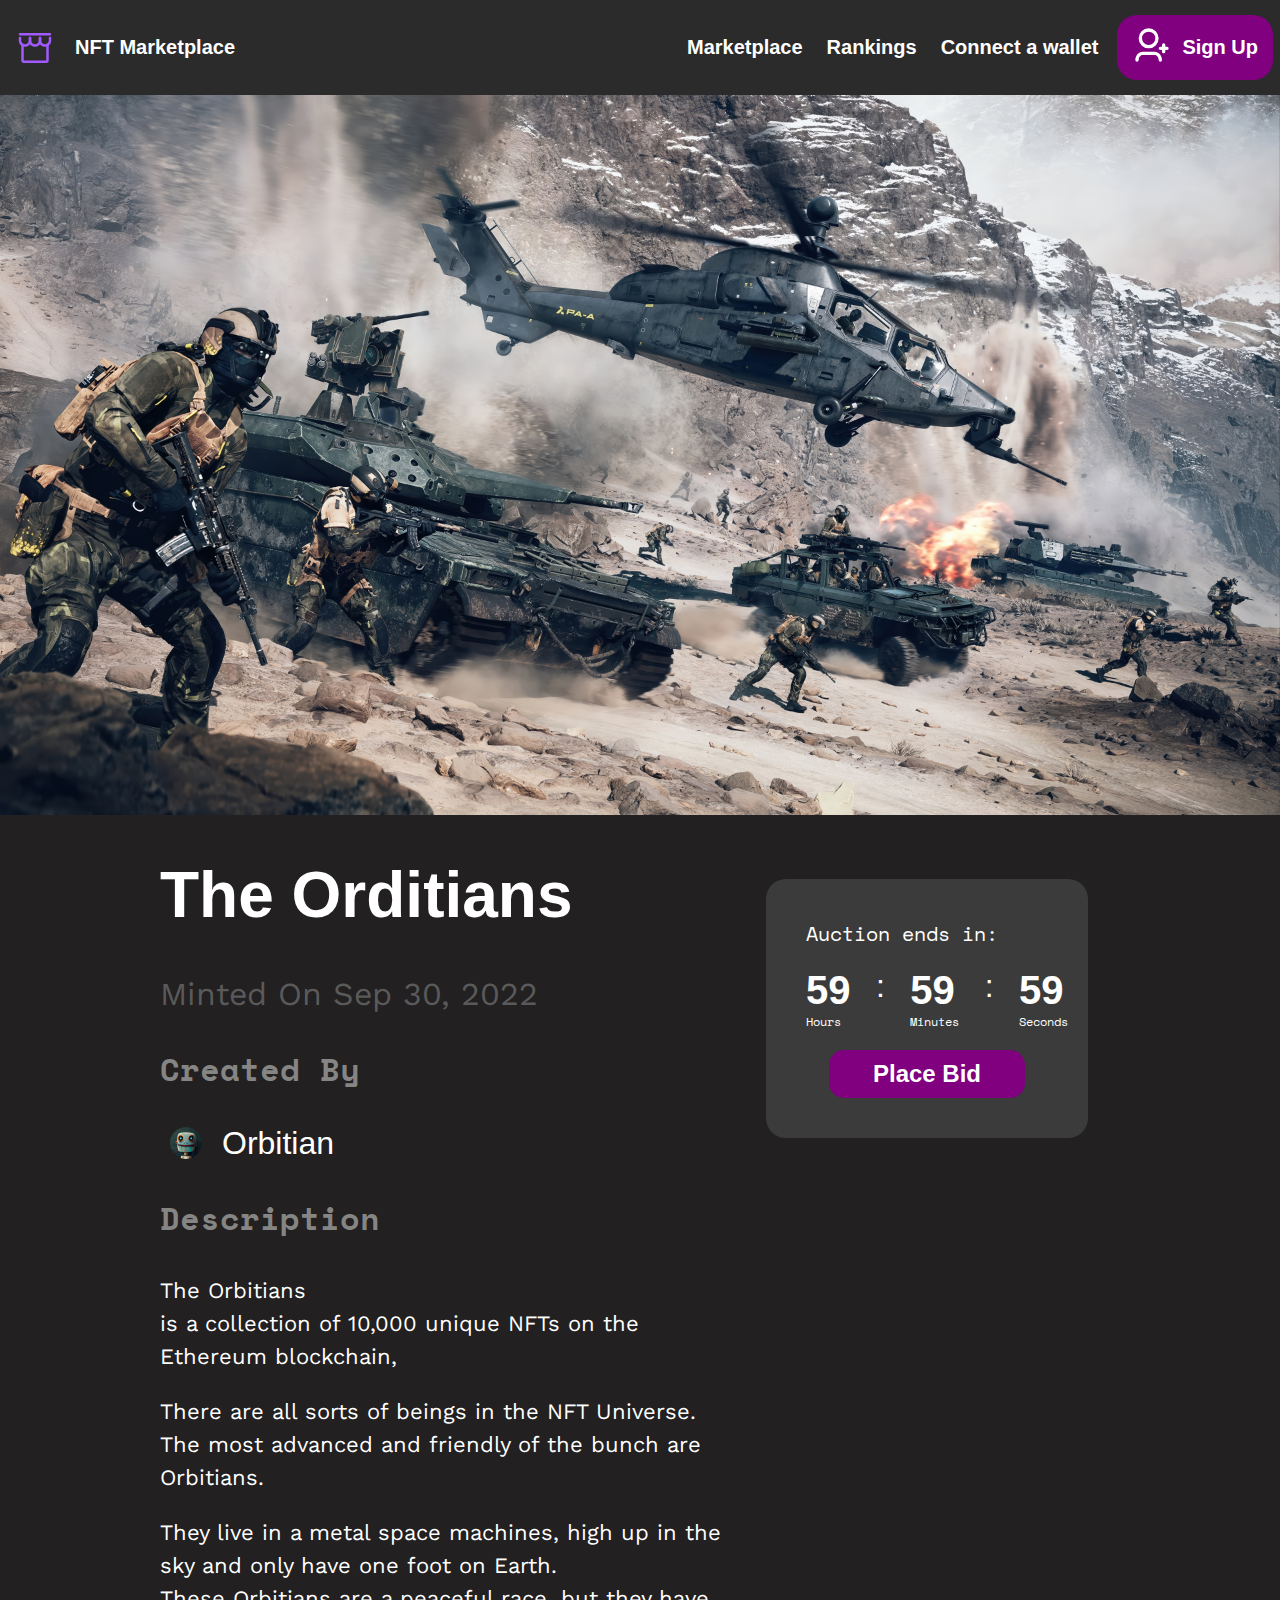
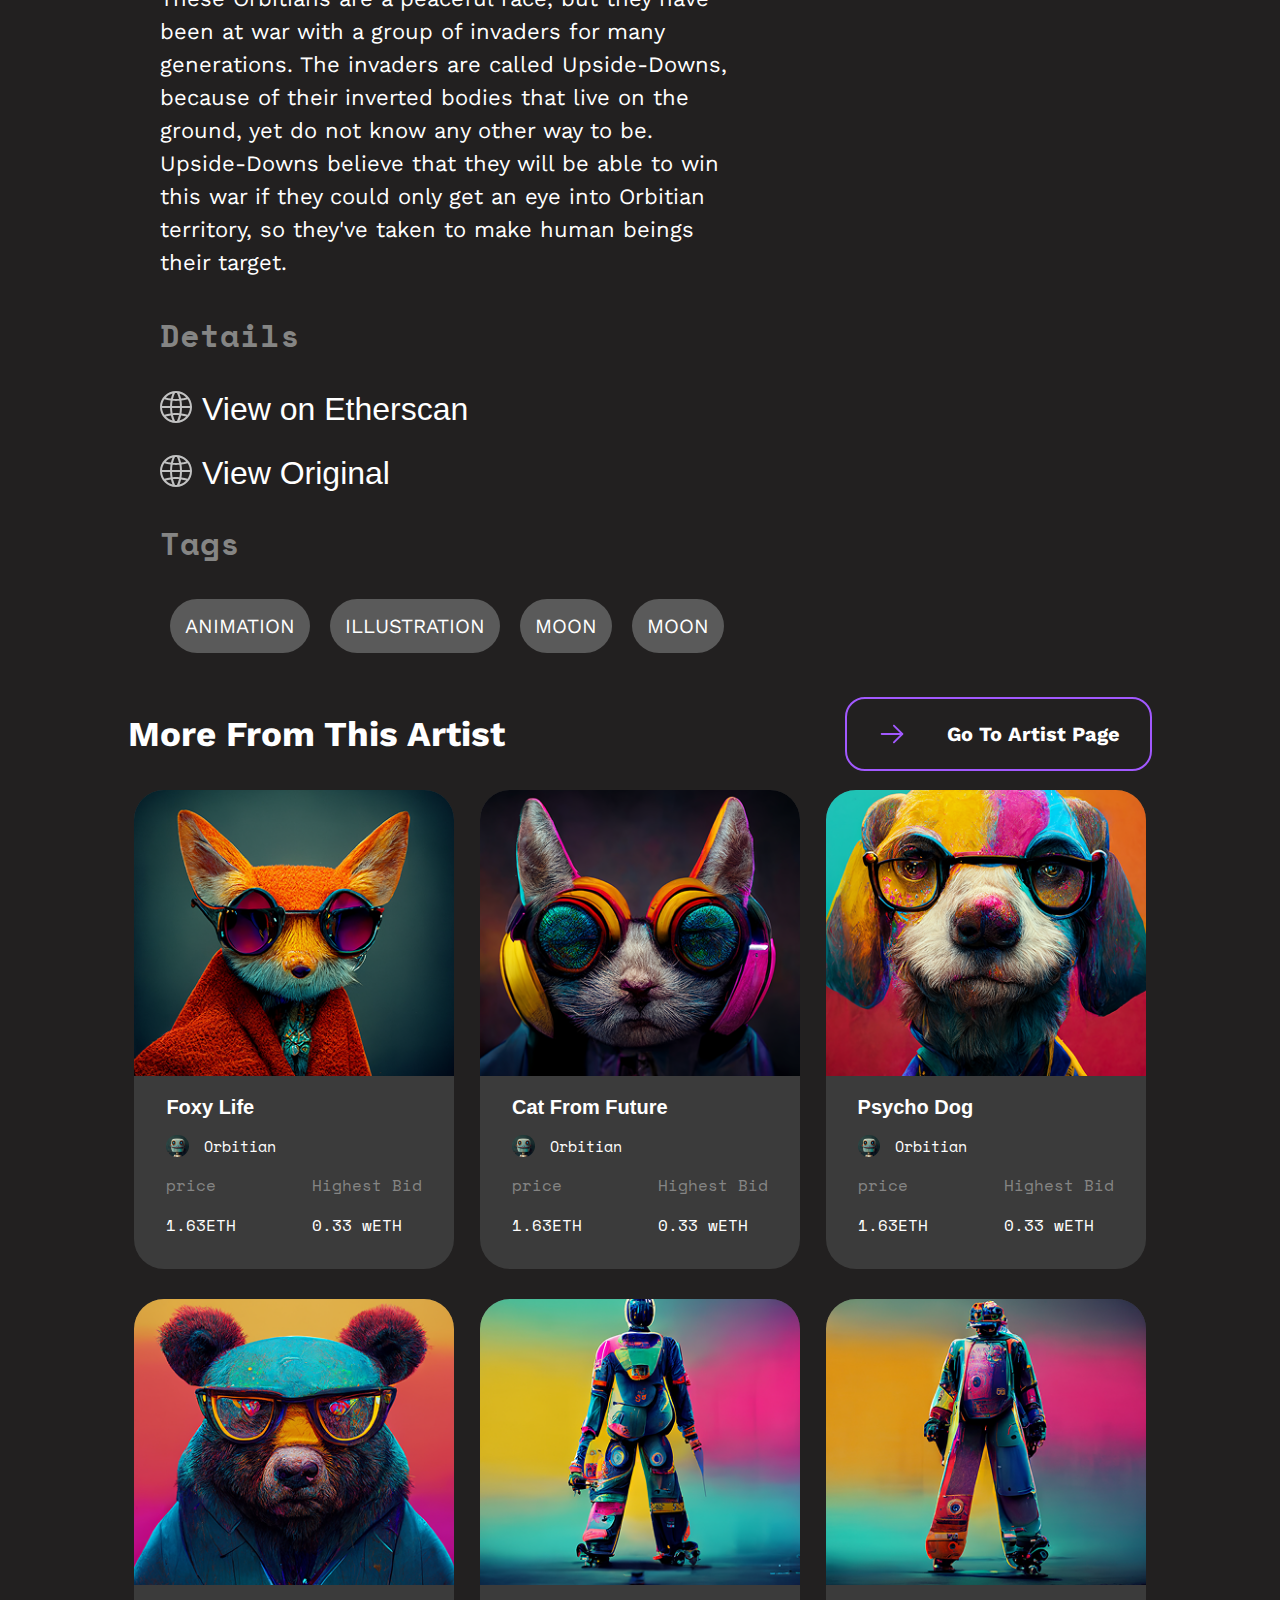
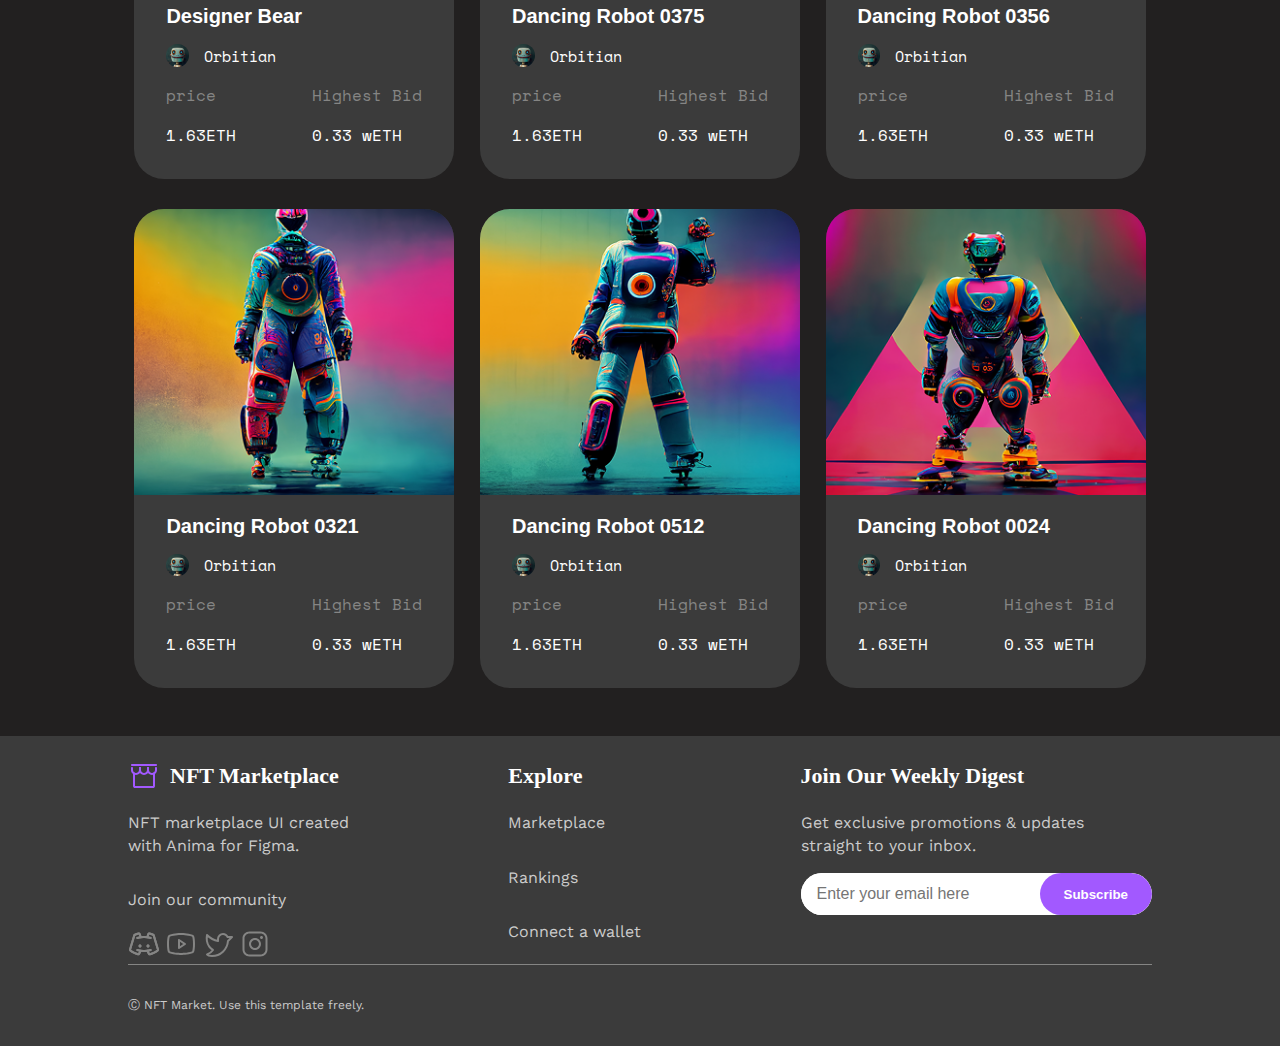
<file: Web Lab 1/index.html>
<!DOCTYPE html>
<html lang="en">
<head>
    <meta charset="UTF-8">
    <meta name="viewport" content="width=device-width, initial-scale=1.0">
    <link rel="stylesheet" href="styles.css">
    <link rel="preconnect" href="https://fonts.googleapis.com">
    <link rel="preconnect" href="https://fonts.gstatic.com" crossorigin>
    <link href="https://fonts.googleapis.com/css2?family=Space+Mono:ital,wght@0,400;0,700;1,400;1,700&display=swap" rel="stylesheet">
    <link href="https://fonts.googleapis.com/css2?family=Work+Sans:ital,wght@0,100..900;1,100..900&display=swap" rel="stylesheet">
    <title>Lab 1</title>
</head>
<body class="page">
    <header class="header">
        <div class="header__container">
            <span class="header__logo">
                <a href=""><img src="assets/Storefront.svg" alt="error" class="header__img"></a>
                <a href="">NFT Marketplace</a>
            </span>
            <nav>
                <ul class="header__ul">
                    <li><a href="#description">Marketplace</a></li>
                    <li><a href="#tile">Rankings</a></li>
                    <li><a href="">Connect a wallet</a></li>
                    <li class="header__signup">
                        <a href="">
                            <img src="assets/user-add-svgrepo-com.svg" alt="error" class="header__img">
                        </a>    
                        <a href=""> 
                            <span>Sign Up</span>
                        </a>
                    </li>
                </ul>
            </nav>
        </div>
    </header>
    <main>
        <img src="assets\background_image.jpg" alt="" srcset="" class="main_background">
        <div class="main__block">
            <div class="main__text-block">
                <h1>The Orditians</h1>
                <p class="main__data">Minted On Sep 30, 2022</p>
                <p class="main__grey" id="description">Created By</p>
                <div class="main__users-block">
                    <img src="assets/person.png" alt="error">
                    <p>Orbitian</p>
                </div>
                <p class="main__grey">Description</p>
                <p class="main__information">
                    The Orbitians <br> is a collection of 10,000 unique NFTs on the Ethereum blockchain, 
                </p>
                <p class="main__information">
                    There are all sorts of beings in the NFT Universe. 
                    The most advanced and friendly of the bunch are Orbitians. 
                </p>
                <p class="main__information">
                    They live in a metal space machines, high up in the sky and only have one foot on Earth. <br>
                    These Orbitians are a peaceful race, but they have been at war with a group of invaders for many generations. 
                    The invaders are called Upside-Downs, because of their inverted bodies that live on the ground, 
                    yet do not know any other way to be. Upside-Downs believe that they will be able to win this war if they could only get an 
                    eye into Orbitian territory, so they've taken to make human beings their target.</p>
                <p class="main__grey">Details</p>
                <p class="main__detail">
                    <img src="assets\globe-svgrepo-com.svg" alt="error">
                    <a href="">View on Etherscan</a>
                </p>
                <p class="main__detail">
                    <img src="assets\globe-svgrepo-com.svg" alt="error">
                    <a href="">View Original</a>
                </p>
                <p class="main__grey">Tags</p>
                <ul class="main__tags">
                    <li>ANIMATION</li>
                    <li>ILLUSTRATION</li>
                    <li>MOON</li>
                    <li>MOON</li>
                </ul>
            </div>
            <div class="main__timer-block">
                <p>Auction ends in:</p>
                <ul>
                    <li class="main__time-value">
                        <div id="hours">59</div>
                        <div class="main__time-text">Hours</div>
                    </li>
                    <li>:</li>
                    <li class="main__time-value">
                        <div id="minutes">59</div>
                        <div class="main__time-text">Minutes</div>
                    </li>
                    <li>:</li>
                    <li class="main__time-value">
                        <div id="seconds">59</div>
                        <div class="main__time-text">Seconds</div>
                    </li>
                </ul>
                <a href="">Place Bid</a>
            </div>
        </div>
        <div class="main__more-information">
            <h3>More From This Artist</h3>
            <a href="">
                <img src="assets/ArrowRight.svg" alt="error">
                <p>Go To Artist Page</p>
            </a>
        </div> 
        <div class="tile__block" id="tile">
<!-- --------------------- -->
            <!-- div.tile*9>img[src="assets/$.png" alt="error"]+h3+div.tile__text>div.main__users-block>img[src="assets/person.png" alt="error"]+p.tile__low-text{Orbitian}^div.tile__price>p.tile__low-grey{price}+p.tile__low-price{1.63ETH}^div.tile_highest_bid>p.tile__low-grey{Highest Bid}+p.tile__low-price{0.33 wETH} -->
            <div class="tile">
                <img src="assets/1.png" alt="error">
                <h3>Foxy Life</h3>
                <div class="tile__text">
                    <div class="tile__users-block">
                        <img src="assets/person.png" alt="error">
                        <p class="tile__low-text">Orbitian</p>
                    </div>
                    <div class="tile__description">
                        <div class="tile__price">
                            <p class="tile__low-grey">price</p>
                            <p class="tile__low-price">1.63ETH</p>
                        </div>
                        <div class="tile_highest_bid">
                            <p class="tile__low-grey">Highest Bid</p>
                            <p class="tile__low-price">0.33 wETH</p>
                        </div>
                    </div>
                </div>
            </div>
            <div class="tile">
                <img src="assets/2.png" alt="error">
                <h3>Cat From Future</h3>
                <div class="tile__text">
                    <div class="tile__users-block">
                        <img src="assets/person.png" alt="error">
                        <p class="tile__low-text">Orbitian</p>
                    </div>
                    <div class="tile__description">
                        <div class="tile__price">
                            <p class="tile__low-grey">price</p>
                            <p class="tile__low-price">1.63ETH</p>
                        </div>
                        <div class="tile_highest_bid">
                            <p class="tile__low-grey">Highest Bid</p>
                            <p class="tile__low-price">0.33 wETH</p>
                        </div>
                    </div>
                </div>
            </div>
            <div class="tile">
                <img src="assets/3.png" alt="error">
                <h3>Psycho Dog</h3>
                <div class="tile__text">
                    <div class="tile__users-block">
                        <img src="assets/person.png" alt="error">
                        <p class="tile__low-text">Orbitian</p>
                    </div>
                    <div class="tile__description">
                        <div class="tile__price">
                            <p class="tile__low-grey">price</p>
                            <p class="tile__low-price">1.63ETH</p>
                        </div>
                        <div class="tile_highest_bid">
                            <p class="tile__low-grey">Highest Bid</p>
                            <p class="tile__low-price">0.33 wETH</p>
                        </div>
                    </div>
                </div>
            </div>
            <div class="tile">
                <img src="assets/4.png" alt="error">
                <h3>Designer Bear</h3>
                <div class="tile__text">
                    <div class="tile__users-block">
                        <img src="assets/person.png" alt="error">
                        <p class="tile__low-text">Orbitian</p>
                    </div>
                    <div class="tile__description">
                        <div class="tile__price">
                            <p class="tile__low-grey">price</p>
                            <p class="tile__low-price">1.63ETH</p>
                        </div>
                        <div class="tile_highest_bid">
                            <p class="tile__low-grey">Highest Bid</p>
                            <p class="tile__low-price">0.33 wETH</p>
                        </div>
                    </div>
                </div>
            </div>
            <div class="tile">
                <img src="assets/5.png" alt="error">
                <h3>Dancing Robot 0375</h3>
                <div class="tile__text">
                    <div class="tile__users-block">
                        <img src="assets/person.png" alt="error">
                        <p class="tile__low-text">Orbitian</p>
                    </div>
                    <div class="tile__description">
                        <div class="tile__price">
                            <p class="tile__low-grey">price</p>
                            <p class="tile__low-price">1.63ETH</p>
                        </div>
                        <div class="tile_highest_bid">
                            <p class="tile__low-grey">Highest Bid</p>
                            <p class="tile__low-price">0.33 wETH</p>
                        </div>
                    </div>
                </div>
            </div>
            <div class="tile">
                <img src="assets/6.png" alt="error">
                <h3>Dancing Robot 0356</h3>
                <div class="tile__text">
                    <div class="tile__users-block">
                        <img src="assets/person.png" alt="error">
                        <p class="tile__low-text">Orbitian</p>
                    </div>
                    <div class="tile__description">
                        <div class="tile__price">
                            <p class="tile__low-grey">price</p>
                            <p class="tile__low-price">1.63ETH</p>
                        </div>
                        <div class="tile_highest_bid">
                            <p class="tile__low-grey">Highest Bid</p>
                            <p class="tile__low-price">0.33 wETH</p>
                        </div>
                    </div>
                </div>
            </div>
            <div class="tile">
                <img src="assets/7.png" alt="error">
                <h3>Dancing Robot 0321</h3>
                <div class="tile__text">
                    <div class="tile__users-block">
                        <img src="assets/person.png" alt="error">
                        <p class="tile__low-text">Orbitian</p>
                    </div>
                    <div class="tile__description">
                        <div class="tile__price">
                            <p class="tile__low-grey">price</p>
                            <p class="tile__low-price">1.63ETH</p>
                        </div>
                        <div class="tile_highest_bid">
                            <p class="tile__low-grey">Highest Bid</p>
                            <p class="tile__low-price">0.33 wETH</p>
                        </div>
                    </div>
                </div>
            </div>
            <div class="tile">
                <img src="assets/8.png" alt="error">
                <h3>Dancing Robot 0512</h3>
                <div class="tile__text">
                    <div class="tile__users-block">
                        <img src="assets/person.png" alt="error">
                        <p class="tile__low-text">Orbitian</p>
                    </div>
                    <div class="tile__description">
                        <div class="tile__price">
                            <p class="tile__low-grey">price</p>
                            <p class="tile__low-price">1.63ETH</p>
                        </div>
                        <div class="tile_highest_bid">
                            <p class="tile__low-grey">Highest Bid</p>
                            <p class="tile__low-price">0.33 wETH</p>
                        </div>
                    </div>
                </div>
            </div>
            <div class="tile">
                <img src="assets/9.png" alt="error">
                <h3>Dancing Robot 0024</h3>
                <div class="tile__text">
                    <div class="tile__users-block">
                        <img src="assets/person.png" alt="error">
                        <p class="tile__low-text">Orbitian</p>
                    </div>
                    <div class="tile__description">
                        <div class="tile__price">
                            <p class="tile__low-grey">price</p>
                            <p class="tile__low-price">1.63ETH</p>
                        </div>
                        <div class="tile_highest_bid">
                            <p class="tile__low-grey">Highest Bid</p>
                            <p class="tile__low-price">0.33 wETH</p>
                        </div>
                    </div>
                </div>
            </div>
<!-- --------------------- -->
        </div>
    </main>
    <footer>
        <div class="footer__main">
            <div class="footer__block">
                <div class="footer__marketplace">
                    <img src="assets/Storefront.svg" alt="Error">
                    <h5>NFT Marketplace</h5>
                </div>
                <p>NFT marketplace UI created <br> with Anima for Figma.</p>
                <p>Join our community</p>
                <div class="footer__community">
                    <img src="assets/DiscordLogo.svg" alt="error">
                    <img src="assets/YoutubeLogo.svg" alt="error">
                    <img src="assets/TwitterLogo.svg" alt="error">
                    <img src="assets/InstagramLogo.svg" alt="error">
                </div>
            </div>
            <div class="footer__block">
                <h5>Explore</h5>
                <p>Marketplace</p>
                <p>Rankings</p>
                <p>Connect a wallet</p>
            </div>
            <div class="footer__block">
                <h5>Join Our Weekly Digest</h5>
                <p>Get exclusive promotions & updates <br> straight to your inbox.</p>
                <div class="footer__form">
                    <input type="email" placeholder="Enter your email here">
                    <button type="submit">
                        Subscribe
                    </button>
                </div>
            </div>
        </div>
        <div class="footer__bottom">
            <p>Ⓒ NFT Market. Use this template freely.</p>
        </div>
    </footer>
</body>
</html>
</file>
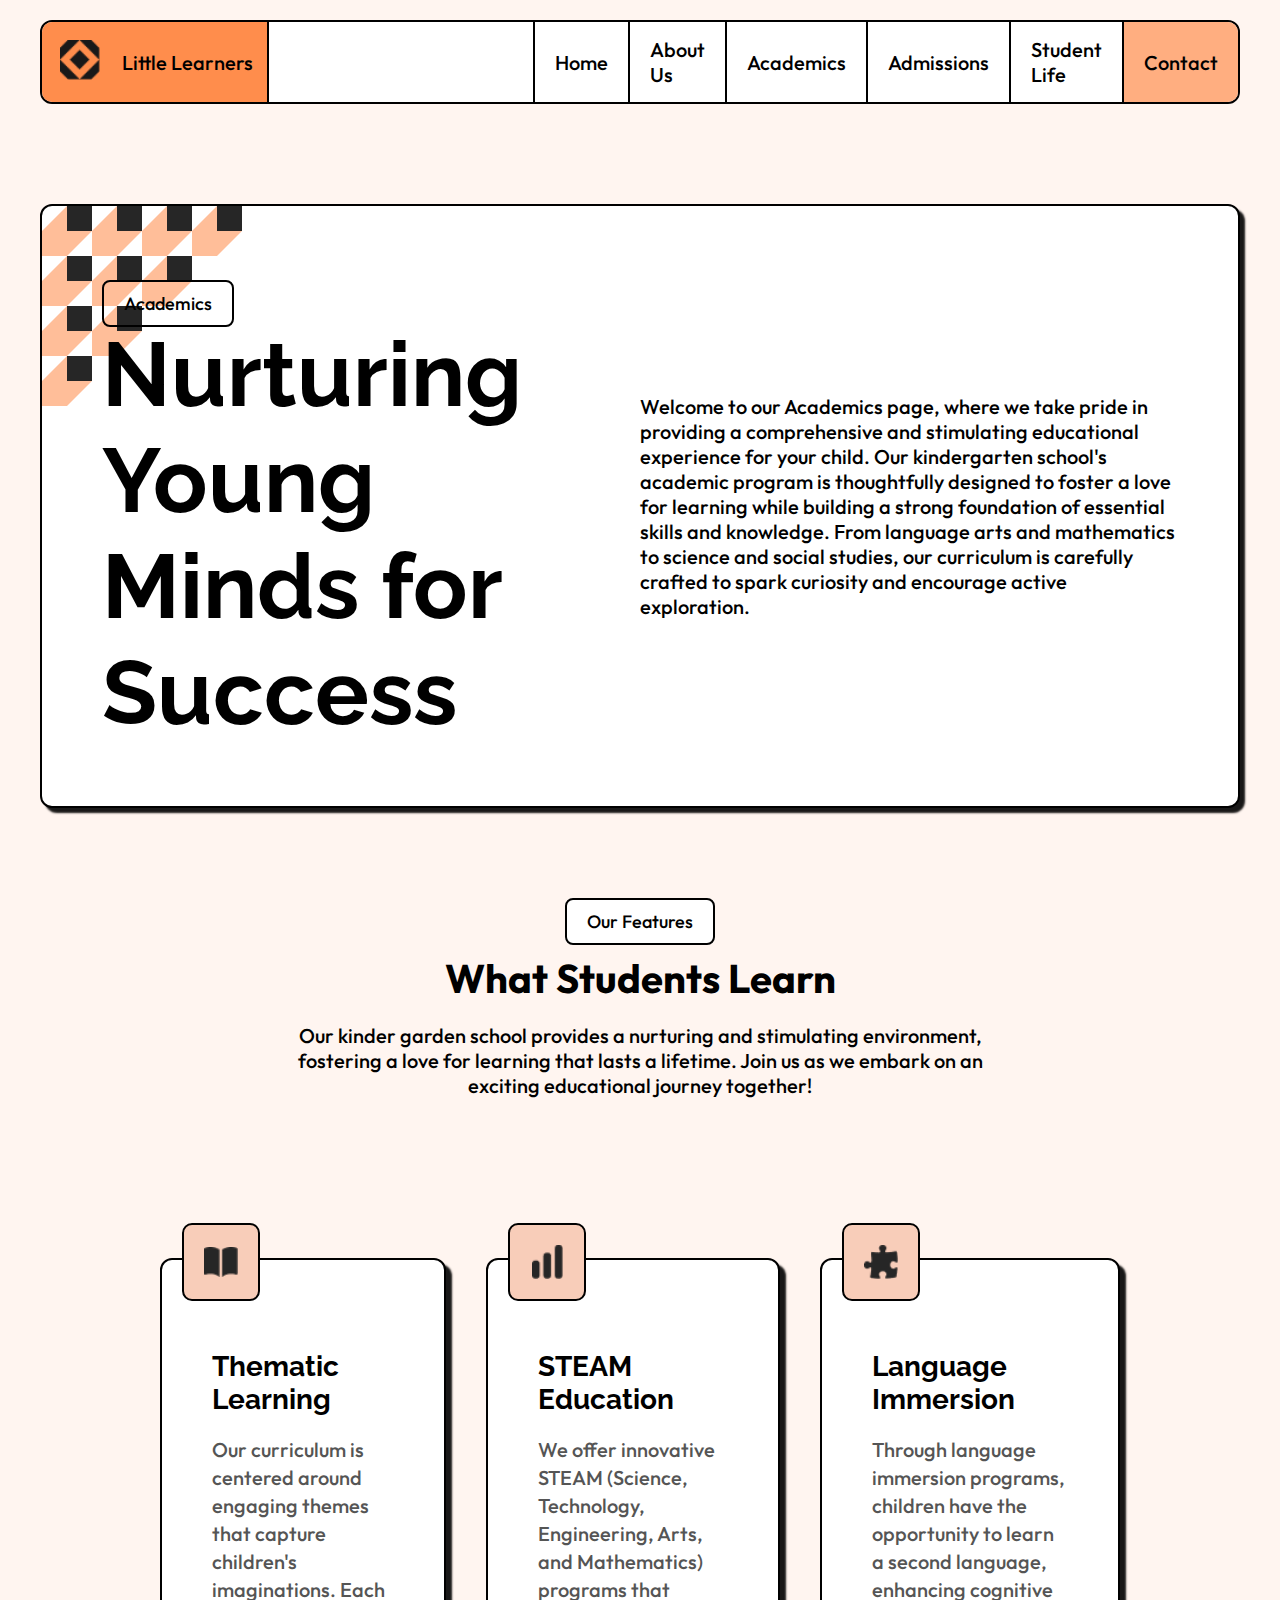
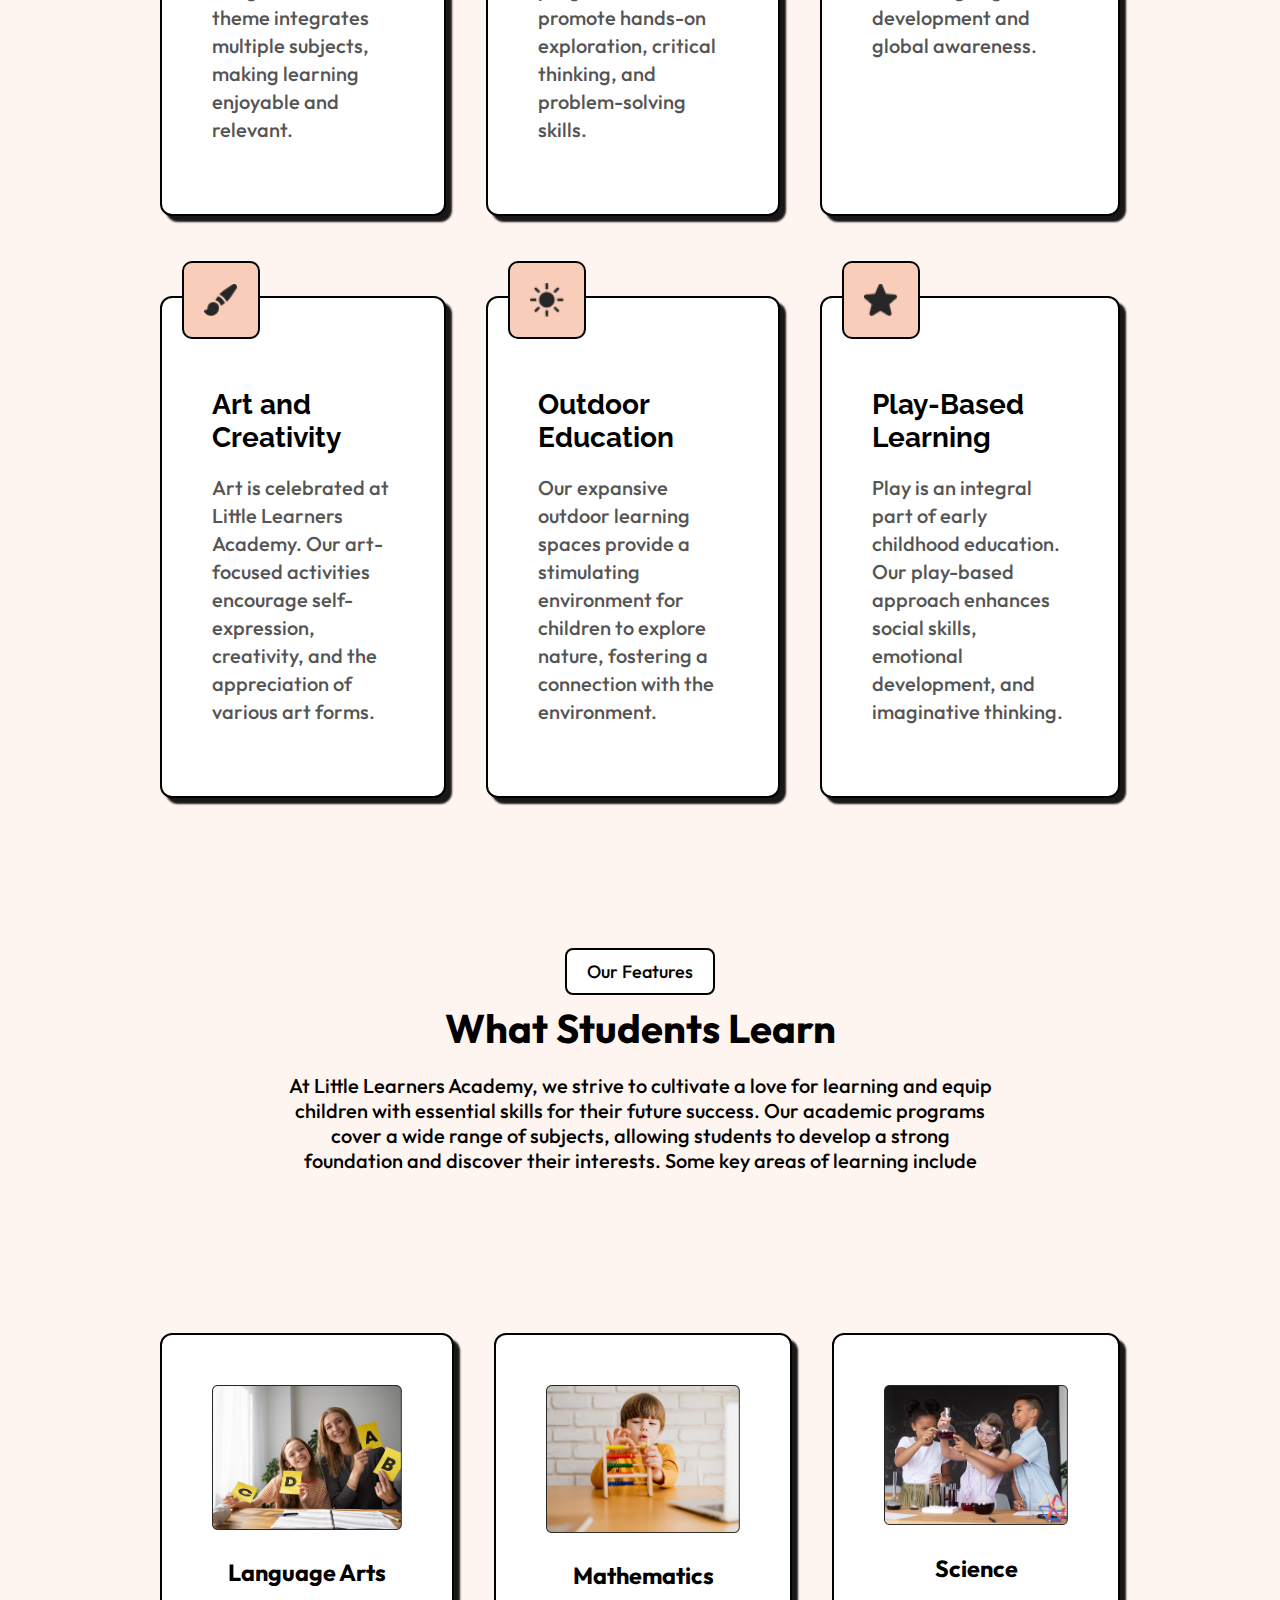
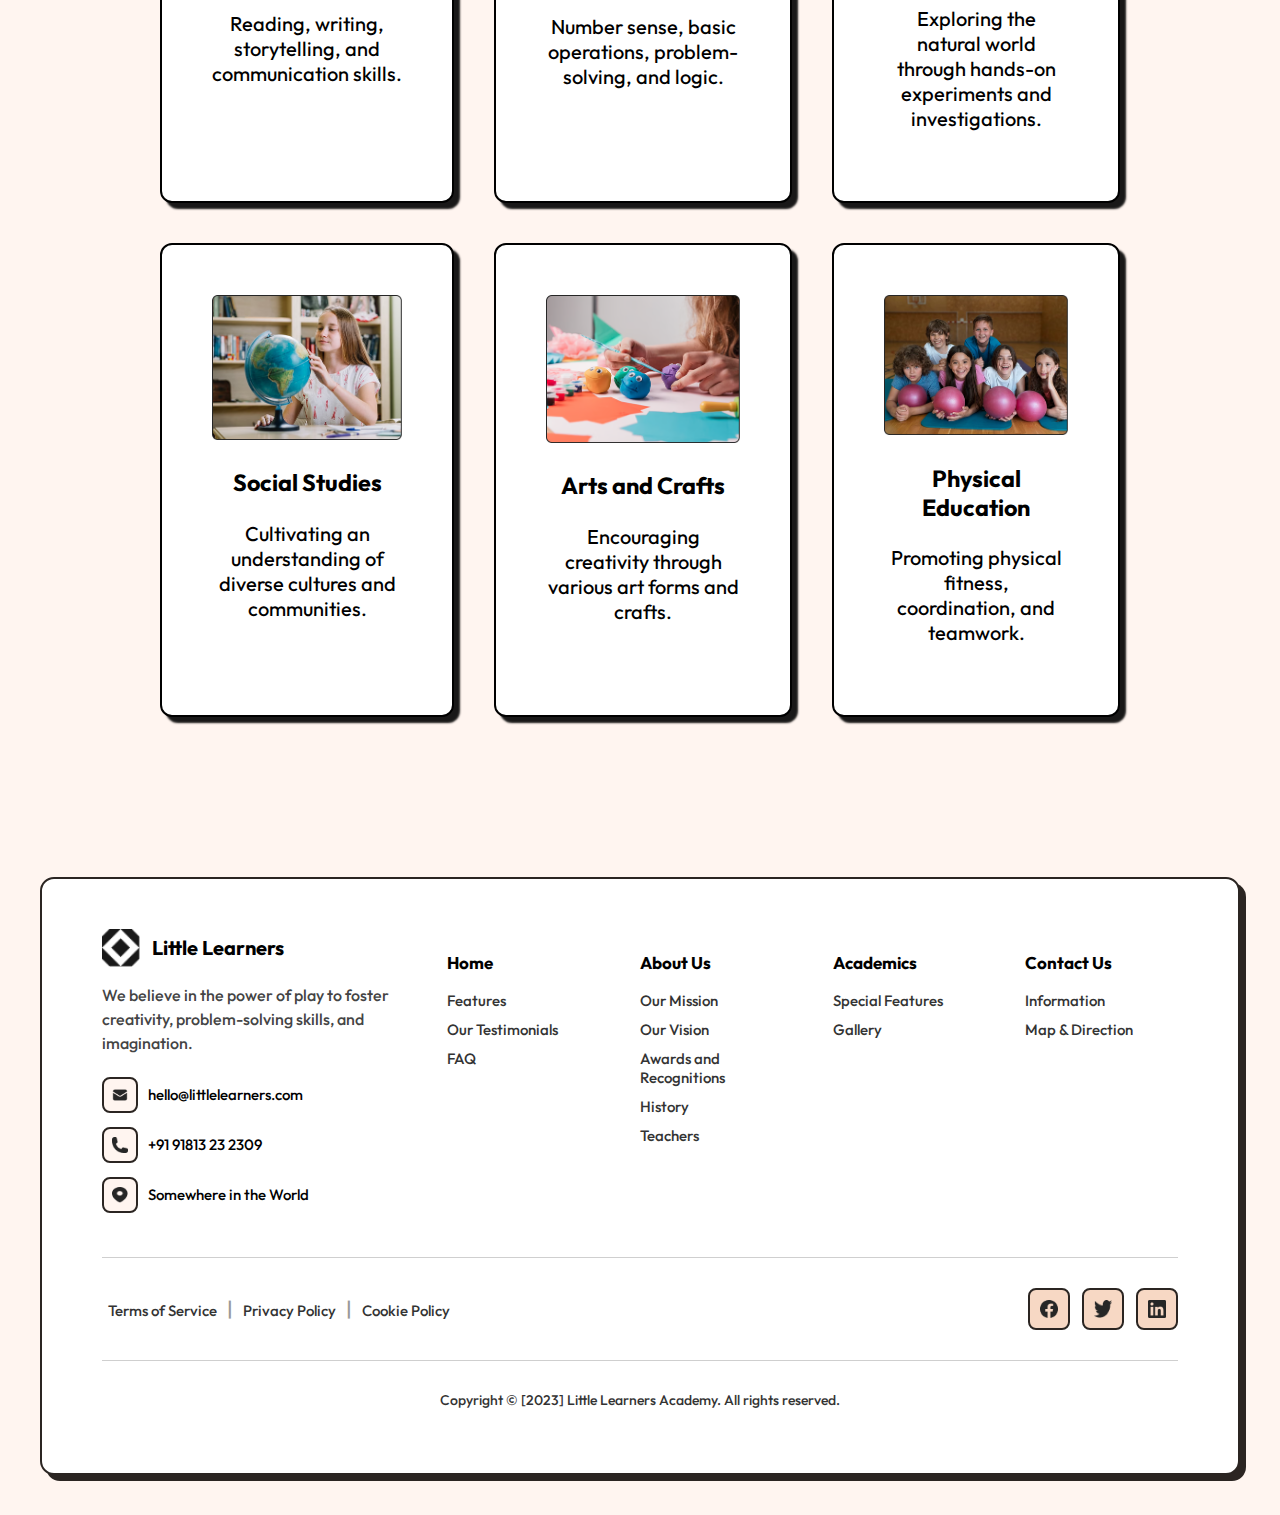
<file: Web Lab 2/index.html>
<!DOCTYPE html>
<html lang="ru">
<head>
    <meta charset="UTF-8">
    <meta name="viewport" content="width=device-width, initial-scale=1.0">
    <link rel="stylesheet" href="styles.css">
    <link rel="preconnect" href="https://fonts.googleapis.com">
    <link rel="preconnect" href="https://fonts.gstatic.com" crossorigin>
    <link href="https://fonts.googleapis.com/css2?family=Outfit:wght@100..900&family=Work+Sans:ital,wght@0,100..900;1,100..900&display=swap" rel="stylesheet">
    <link href="https://fonts.googleapis.com/css2?family=Outfit:wght@100..900&family=Raleway:ital,wght@0,100..900;1,100..900&family=Work+Sans:ital,wght@0,100..900;1,100..900&display=swap" rel="stylesheet">
    <title>Lab 2</title>
</head>
<body>
    <header>
        <div class="header__container">
            <div class="header__logo">
                <span>
                    <a href=""><img src="assets/logo.png" alt="Error"></a>
                    <a href="">Little Learners</a>
                </span>
            </div>
            <div class="header__menu">
                <div class="header__button">
                    <a href="">Home</a>
                </div>
                <div class="header__button">
                    <a href="">About Us</a>
                </div>
                <div class="header__button">
                    <a href="">
                        Academics
                    </a>
                </div>
                <div class="header__button">
                    <a href="">
                        Admissions
                    </a>
                </div>
                <div class="header__button">
                    <a href="">
                        Student Life
                    </a>
                </div>
                <div class="header__hamburger">
                    <img src="assets/hamburger.png" alt="">
                </div>
                <div class="header__button">
                    <a href="">
                        Contact
                    </a>
                </div>
            </div>
        </div>
    </header>
    <main>
        <div class="main__first-plate">
            <div class="main__first-text">
                <a href="">Academics</a>
                <h1>Nurturing Young Minds for Success</h1>
            </div>
            <div class="main__second-text">
                <p>Welcome to our Academics page, where we take pride in 
                    providing a comprehensive and stimulating educational 
                    experience for your child. Our kindergarten school's 
                    academic program is thoughtfully designed to foster a 
                    love for learning while building a strong foundation of 
                    essential skills and knowledge. From language arts and 
                    mathematics to science and social studies, our curriculum 
                    is carefully crafted to spark curiosity and encourage active 
                    exploration.</p>
            </div>
        </div>
        <div class="main__our-features">
            <a href="">
                Our Features
            </a>
            <h1>
                What Students Learn
            </h1>
            <p>
                Our kinder garden school provides a nurturing and stimulating 
                environment, fostering a love for learning that lasts a lifetime. 
                Join us as we embark on an exciting educational journey together!
            </p>
        </div>

        <div class="tile__first-tiles">
            <div class="tile__card">
                <div class="tile__card-icon"><img src="assets/icon-1.png" alt="error"></div>
                <h3 class="tile__card-title">Thematic Learning</h3>
                <p class="tile__card-text">Our curriculum is centered around engaging themes that capture children's imaginations. Each theme integrates multiple subjects, making learning enjoyable and relevant.</p>
            </div>
            <div class="tile__card">
                <div class="tile__card-icon"><img src="assets/icon-2.png" alt="error"></div>
                <h3 class="tile__card-title">STEAM Education</h3>
                <p class="tile__card-text">We offer innovative STEAM (Science, Technology, Engineering, Arts, and Mathematics) programs that promote hands-on exploration, critical thinking, and problem-solving skills.</p>
            </div>
            <div class="tile__card">
                <div class="tile__card-icon"><img src="assets/icon-3.png" alt="error"></div>
                <h3 class="tile__card-title">Language Immersion</h3>
                <p class="tile__card-text">Through language immersion programs, children have the opportunity to learn a second language, enhancing cognitive development and global awareness.</p>
            </div>
            <div class="tile__card">
                <div class="tile__card-icon"><img src="assets/icon-4.png" alt="error"></div>
                <h3 class="tile__card-title">Art and Creativity</h3>
                <p class="tile__card-text">Art is celebrated at Little Learners Academy. Our art-focused activities encourage self-expression, creativity, and the appreciation of various art forms.</p>
            </div>
            <div class="tile__card">
                <div class="tile__card-icon"><img src="assets/icon-5.png" alt="error"></div>
                <h3 class="tile__card-title">Outdoor Education</h3>
                <p class="tile__card-text">Our expansive outdoor learning spaces provide a stimulating environment for children to explore nature, fostering a connection with the environment.</p>
            </div>
            <div class="tile__card">
                <div class="tile__card-icon"><img src="assets/icon-6.png" alt="error"></div>
                <h3 class="tile__card-title">Play-Based Learning</h3>
                <p class="tile__card-text">Play is an integral part of early childhood education. Our play-based approach enhances social skills, emotional development, and imaginative thinking.</p>
            </div>
        </div>

        <div class="main__our-features">
            <a href="">
                Our Features
            </a>
            <h1>
                What Students Learn
            </h1>
            <p>
                At Little Learners Academy, we strive to cultivate a love for learning 
                and equip children with essential skills for their future success. 
                Our academic programs cover a wide range of subjects, allowing students
                to develop a strong foundation and discover their interests. Some key 
                areas of learning include
            </p>
        </div>

        <div class="tile__second-tiles">
            <div class="tile__card">
                <div class="tile__card-image"><img src="assets/Image(1).png" alt="error"></div>
                <h3 class="tile__images-title">Language Arts</h3>
                <p class="tile__images-text">Reading, writing, storytelling, and communication skills.</p>
            </div>
            <div class="tile__card">
                <div class="tile__card-image"><img src="assets/Image(2).png" alt="error"></div>
                <h3 class="tile__images-title">Mathematics</h3>
                <p class="tile__images-text">Number sense, basic operations, problem-solving, and logic.</p>
            </div>
            <div class="tile__card">
                <div class="tile__card-image"><img src="assets/Image(3).png" alt="error"></div>
                <h3 class="tile__images-title">Science</h3>
                <p class="tile__images-text">Exploring the natural world through hands-on experiments and investigations.</p>
            </div>
            <div class="tile__card">
                <div class="tile__card-image"><img src="assets/Image(4).png" alt="error"></div>
                <h3 class="tile__images-title">Social Studies</h3>
                <p class="tile__images-text">Cultivating an understanding of diverse cultures and communities.</p>
            </div>
            <div class="tile__card">
                <div class="tile__card-image"><img src="assets/Image(5).png" alt="error"></div>
                <h3 class="tile__images-title">Arts and Crafts</h3>
                <p class="tile__images-text">Encouraging creativity through various art forms and crafts.</p>
            </div>
            <div class="tile__card">
                <div class="tile__card-image"><img src="assets/Image(6).png" alt="error"></div>
                <h3 class="tile__images-title">Physical Education</h3>
                <p class="tile__images-text">Promoting physical fitness, coordination, and teamwork.</p>
            </div>
        </div>
        
    </main>
    <footer>
        <div class="footer__inner">
            <div class="footer__col footer__about">
                <div class="footer__logo">
                    <img src="assets/logo.png" alt="Little Learners">
                    <span>Little Learners</span>
                </div>

                <p class="footer__desc">
                    We believe in the power of play to foster creativity,
                    problem-solving skills, and imagination.
                </p>

                <div class="footer__contact">
                    <div class="footer__contact-item">
                        <div class="footer__icon-box">
                            <img src="assets/mail.png" alt="">
                        </div>
                        <span>hello@littlelearners.com</span>
                    </div>

                    <div class="footer__contact-item">
                        <div class="footer__icon-box">
                            <img src="assets/phone.png" alt="">
                        </div>
                        <span>+91 91813 23 2309</span>
                    </div>

                    <div class="footer__contact-item">
                        <div class="footer__icon-box">
                            <img src="assets/map.png" alt="">
                        </div>
                        <span>Somewhere in the World</span>
                    </div>
                </div>
            </div>

            <div class="footer__col">
                <h4>Home</h4>
                <a href="#">Features</a>
                <a href="#">Our Testimonials</a>
                <a href="#">FAQ</a>
            </div>

            <div class="footer__col">
                <h4>About Us</h4>
                <a href="#">Our Mission</a>
                <a href="#">Our Vision</a>
                <a href="#">Awards and Recognitions</a>
                <a href="#">History</a>
                <a href="#">Teachers</a>
            </div>

            <div class="footer__col">
                <h4>Academics</h4>
                <a href="#">Special Features</a>
                <a href="#">Gallery</a>
            </div>

            <div class="footer__col">
                <h4>Contact Us</h4>
                <a href="#">Information</a>
                <a href="#">Map & Direction</a>
            </div>

        </div>

        <hr class="footer__line">

        <div class="footer__bottom">
            <div class="footer__links">
                <a href="#">Terms of Service</a>
                <span class="div">|</span>
                <a href="#">Privacy Policy</a>
                <span class="div">|</span>
                <a href="#">Cookie Policy</a>
            </div>

            <div class="footer__social">
                <a class="social-box" href="#"><img src="assets/facebook.png" alt=""></a>
                <a class="social-box" href="#"><img src="assets/twitter.png" alt=""></a>
                <a class="social-box" href="#"><img src="assets/linkedin.png" alt=""></a>
            </div>
        </div>

        <hr class="footer__line">

        <p class="footer__copy">
            Copyright © [2023] Little Learners Academy. All rights reserved.
        </p>
    </footer>
</body>
</html>
</file>
<file: Web Lab 1/styles.css>
/* ===== ИМПОРТ МОДУЛЕЙ CSS ===== */
@import url('css/base.css');
@import url('css/header.css');
@import url('css/main.css');
@import url('css/tile.css');
@import url('css/footer.css');
@import url('css/responsive.css')
</file>
<file: Web Lab 2/styles.css>
@import url('css/base.css');
@import url('css/header.css');
@import url('css/footer.css');
@import url('css/main.css');
@import url('css/tile.css');
@import url('css/resposive.css');
</file>
